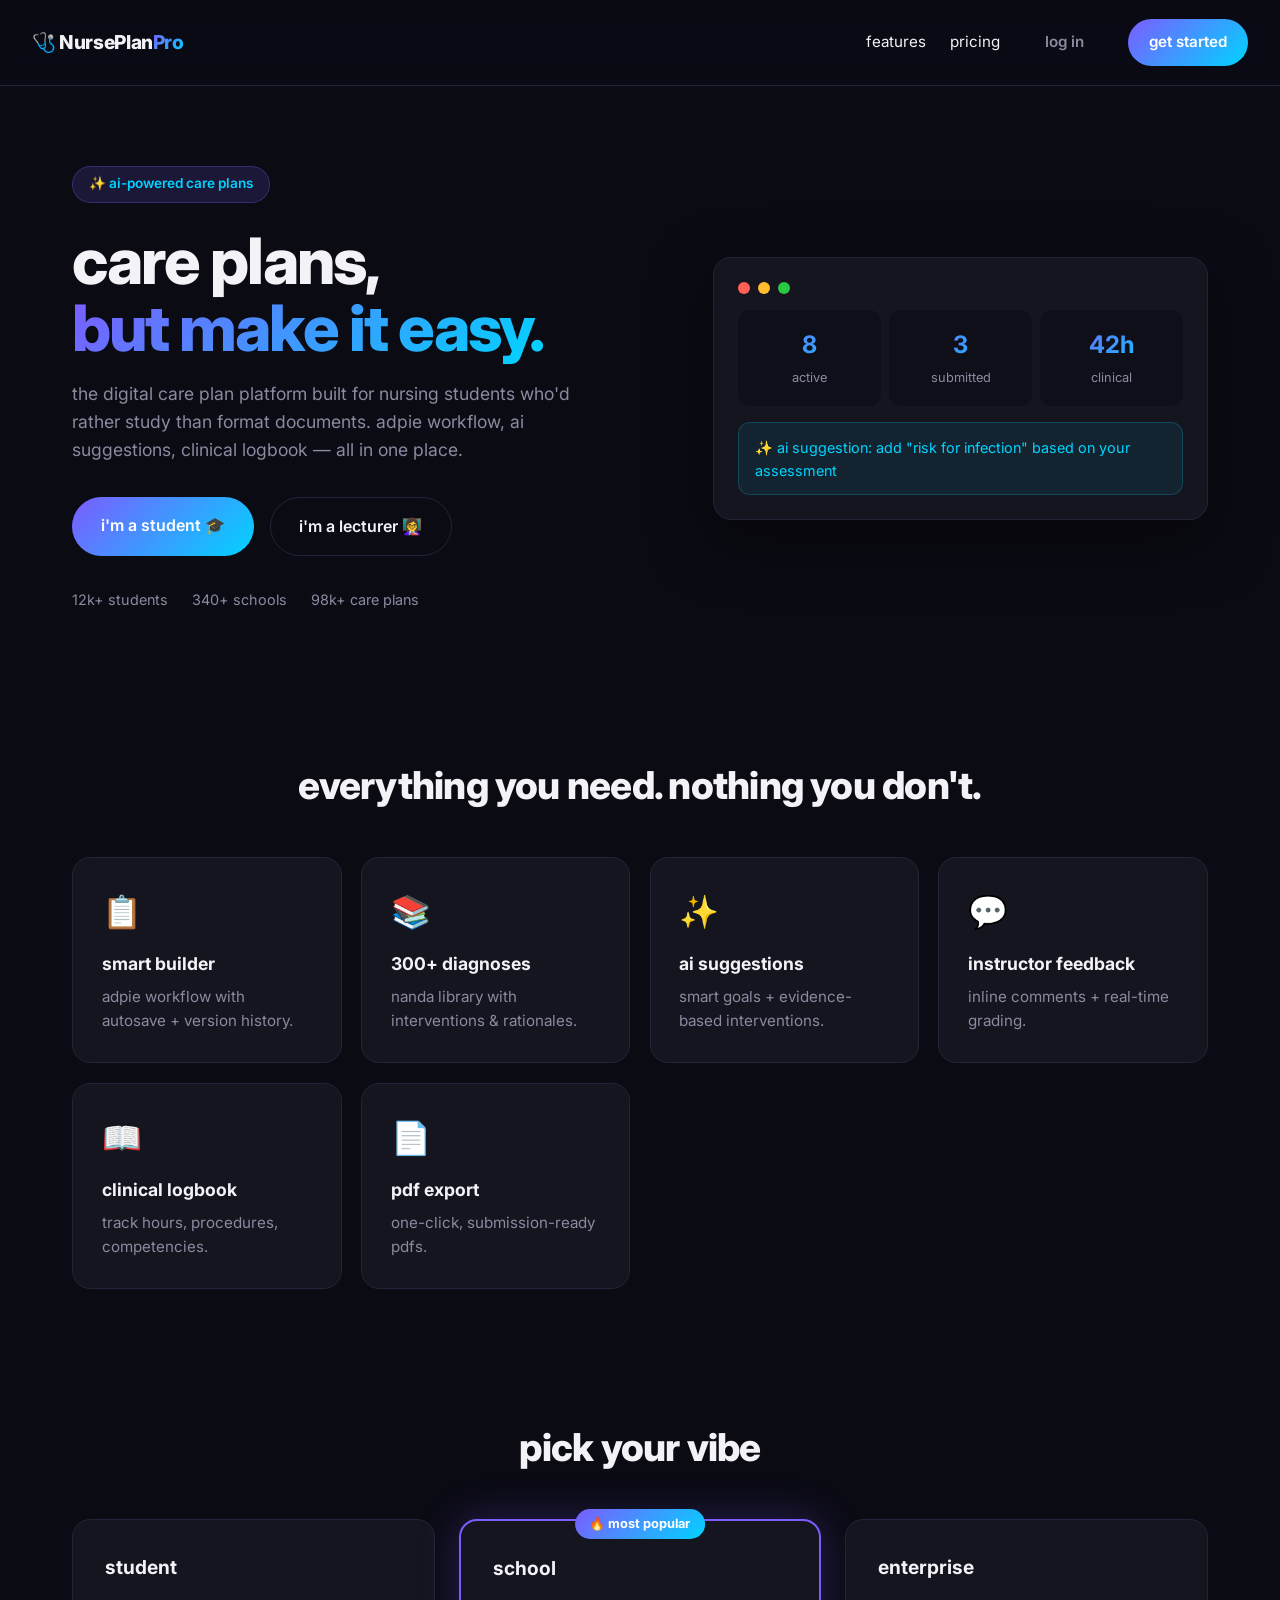
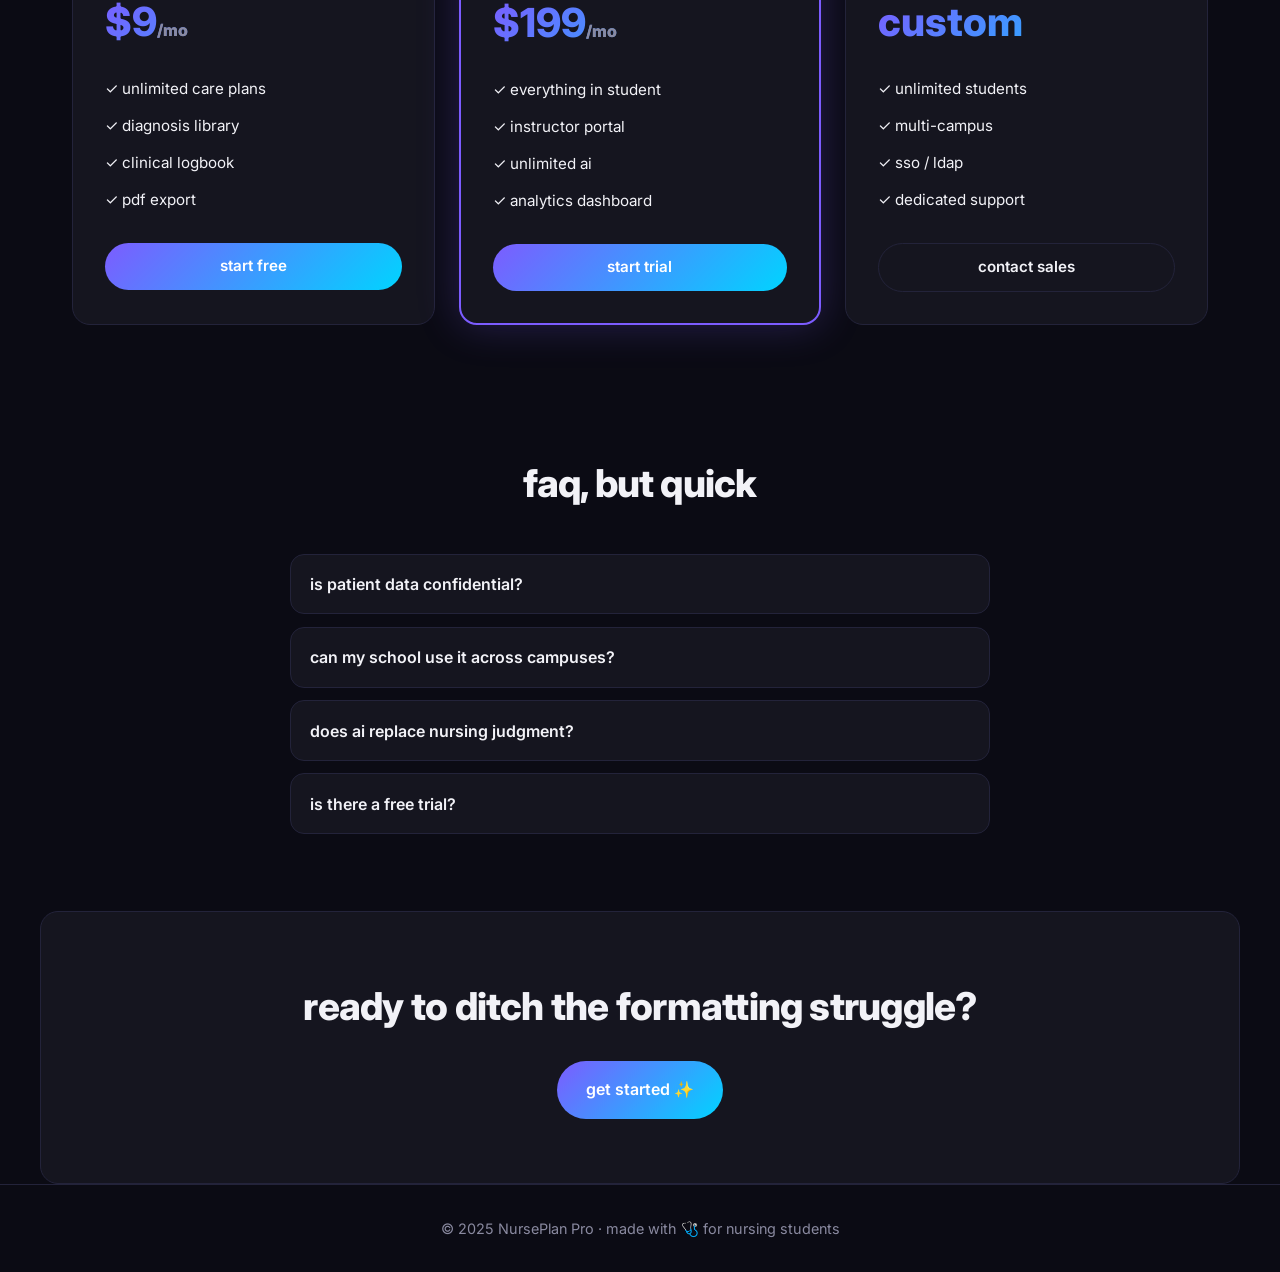
<file: index.html>
<!DOCTYPE html>
<html lang="en">
<head>
<meta charset="UTF-8">
<meta name="viewport" content="width=device-width, initial-scale=1.0">
<title>NursePlan Pro ✨ care plans, but make it easy</title>
<link rel="stylesheet" href="css/style.css">
<link href="https://fonts.googleapis.com/css2?family=Inter:wght@300;400;500;600;700;800&display=swap" rel="stylesheet">
</head>
<body>

<nav class="nav">
  <div class="logo">🩺 NursePlan<span>Pro</span></div>
  <div class="nav-links">
    <a href="#features">features</a>
    <a href="#pricing">pricing</a>
    <a href="auth.html" class="btn btn-ghost">log in</a>
    <a href="auth.html" class="btn btn-primary">get started</a>
  </div>
</nav>

<section class="hero">
  <div class="hero-text">
    <div class="pill">✨ ai-powered care plans</div>
    <h1>care plans,<br><span class="grad">but make it easy.</span></h1>
    <p>the digital care plan platform built for nursing students who'd rather study than format documents. adpie workflow, ai suggestions, clinical logbook — all in one place.</p>
    <div class="hero-btns">
      <a href="auth.html?role=student" class="btn btn-primary btn-lg">i'm a student 🎓</a>
      <a href="auth.html?role=lecturer" class="btn btn-outline btn-lg">i'm a lecturer 👩‍🏫</a>
    </div>
    <div class="trust">
      <span>12k+ students</span>
      <span>340+ schools</span>
      <span>98k+ care plans</span>
    </div>
  </div>

  <div class="hero-card">
    <div class="card-top">
      <div class="dot red"></div><div class="dot yellow"></div><div class="dot green"></div>
    </div>
    <div class="card-stats">
      <div class="stat"><b>8</b><small>active</small></div>
      <div class="stat"><b>3</b><small>submitted</small></div>
      <div class="stat"><b>42h</b><small>clinical</small></div>
    </div>
    <div class="ai-tip">✨ ai suggestion: add "risk for infection" based on your assessment</div>
  </div>
</section>

<section id="features" class="features">
  <h2>everything you need. nothing you don't.</h2>
  <div class="grid">
    <div class="f-card"><div class="emoji">📋</div><h3>smart builder</h3><p>adpie workflow with autosave + version history.</p></div>
    <div class="f-card"><div class="emoji">📚</div><h3>300+ diagnoses</h3><p>nanda library with interventions & rationales.</p></div>
    <div class="f-card"><div class="emoji">✨</div><h3>ai suggestions</h3><p>smart goals + evidence-based interventions.</p></div>
    <div class="f-card"><div class="emoji">💬</div><h3>instructor feedback</h3><p>inline comments + real-time grading.</p></div>
    <div class="f-card"><div class="emoji">📖</div><h3>clinical logbook</h3><p>track hours, procedures, competencies.</p></div>
    <div class="f-card"><div class="emoji">📄</div><h3>pdf export</h3><p>one-click, submission-ready pdfs.</p></div>
  </div>
</section>

<section id="pricing" class="pricing">
  <h2>pick your vibe</h2>
  <div class="price-grid">
    <div class="price-card">
      <h3>student</h3>
      <div class="price">$9<span>/mo</span></div>
      <ul>
        <li>✓ unlimited care plans</li>
        <li>✓ diagnosis library</li>
        <li>✓ clinical logbook</li>
        <li>✓ pdf export</li>
      </ul>
      <a href="auth.html?role=student" class="btn btn-primary btn-block">start free</a>
    </div>
    <div class="price-card featured">
      <div class="badge">🔥 most popular</div>
      <h3>school</h3>
      <div class="price">$199<span>/mo</span></div>
      <ul>
        <li>✓ everything in student</li>
        <li>✓ instructor portal</li>
        <li>✓ unlimited ai</li>
        <li>✓ analytics dashboard</li>
      </ul>
      <a href="auth.html?role=lecturer" class="btn btn-primary btn-block">start trial</a>
    </div>
    <div class="price-card">
      <h3>enterprise</h3>
      <div class="price">custom</div>
      <ul>
        <li>✓ unlimited students</li>
        <li>✓ multi-campus</li>
        <li>✓ sso / ldap</li>
        <li>✓ dedicated support</li>
      </ul>
      <a href="mailto:sales@nurseplanpro.com" class="btn btn-outline btn-block">contact sales</a>
    </div>
  </div>
</section>

<section id="faq" class="faq">
  <h2>faq, but quick</h2>
  <div class="faq-list">
    <div class="faq-item"><button class="faq-q">is patient data confidential?</button><div class="faq-a"><p>yep. initials only, encrypted, gdpr-friendly.</p></div></div>
    <div class="faq-item"><button class="faq-q">can my school use it across campuses?</button><div class="faq-a"><p>yes — enterprise plan supports multi-campus.</p></div></div>
    <div class="faq-item"><button class="faq-q">does ai replace nursing judgment?</button><div class="faq-a"><p>nope. it's suggestions only. you + your instructor decide.</p></div></div>
    <div class="faq-item"><button class="faq-q">is there a free trial?</button><div class="faq-a"><p>14 days free for students, 30-day pilot for schools.</p></div></div>
  </div>
</section>

<section class="cta">
  <h2>ready to ditch the formatting struggle?</h2>
  <a href="auth.html" class="btn btn-primary btn-lg">get started ✨</a>
</section>

<footer class="footer">
  <p>© 2025 NursePlan Pro · made with 🩺 for nursing students</p>
</footer>

<script>
// faq toggle
document.querySelectorAll('.faq-q').forEach(b => b.addEventListener('click', () => b.parentElement.classList.toggle('open')));


</script>
</body>
</html>
</file>
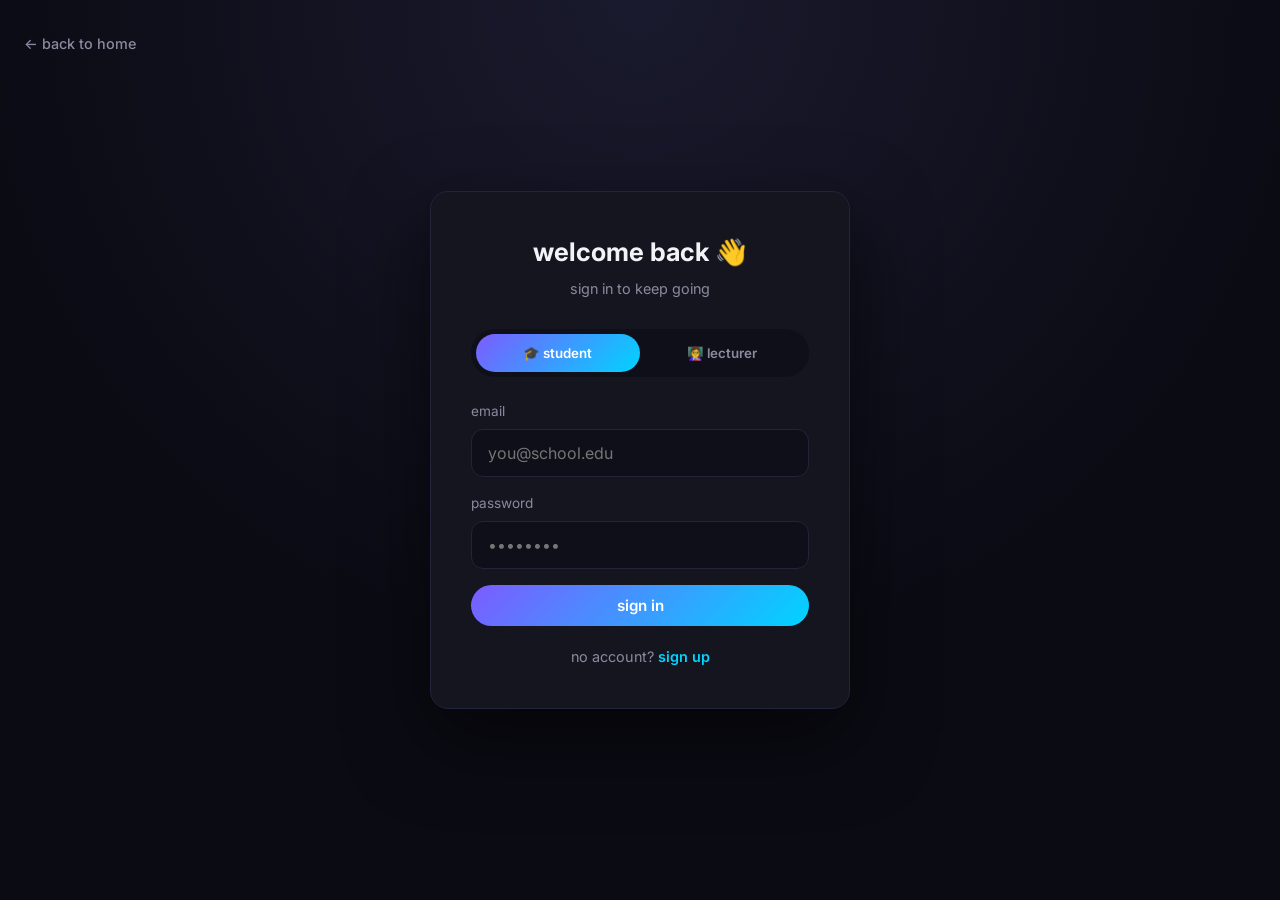
<file: auth.html>
<!DOCTYPE html>
<html lang="en">
<head>
<meta charset="UTF-8">
<meta name="viewport" content="width=device-width, initial-scale=1.0">
<title>sign in ✨ NursePlan Pro</title>
<link rel="stylesheet" href="css/style.css">
<link href="https://fonts.googleapis.com/css2?family=Inter:wght@300;400;500;600;700;800&display=swap" rel="stylesheet">
</head>
<body class="auth-body">

<a href="index.html" class="back-link">← back to home</a>

<div class="auth-card">
  <h2 id="title">welcome back 👋</h2>
  <p id="sub" class="muted">sign in to keep going</p>

  <div class="role-toggle">
    <button class="role-btn active" data-role="student">🎓 student</button>
    <button class="role-btn" data-role="lecturer">👩‍🏫 lecturer</button>
  </div>

  <form id="auth-form">
    <div class="field" id="name-field" style="display:none">
      <label>name</label>
      <input type="text" id="name" placeholder="your name">
    </div>
    <div class="field">
      <label>email</label>
      <input type="email" id="email" placeholder="you@school.edu" required>
    </div>
    <div class="field">
      <label>password</label>
      <input type="password" id="password" placeholder="••••••••" required>
    </div>
    <button type="submit" class="btn btn-primary btn-block" id="submit-btn">sign in</button>
  </form>

  <p class="switch"><span id="switch-text">no account?</span> <a href="#" id="switch-link">sign up</a></p>
</div>

<script src="js/auth.js"></script>
</body>
</html>
</file>
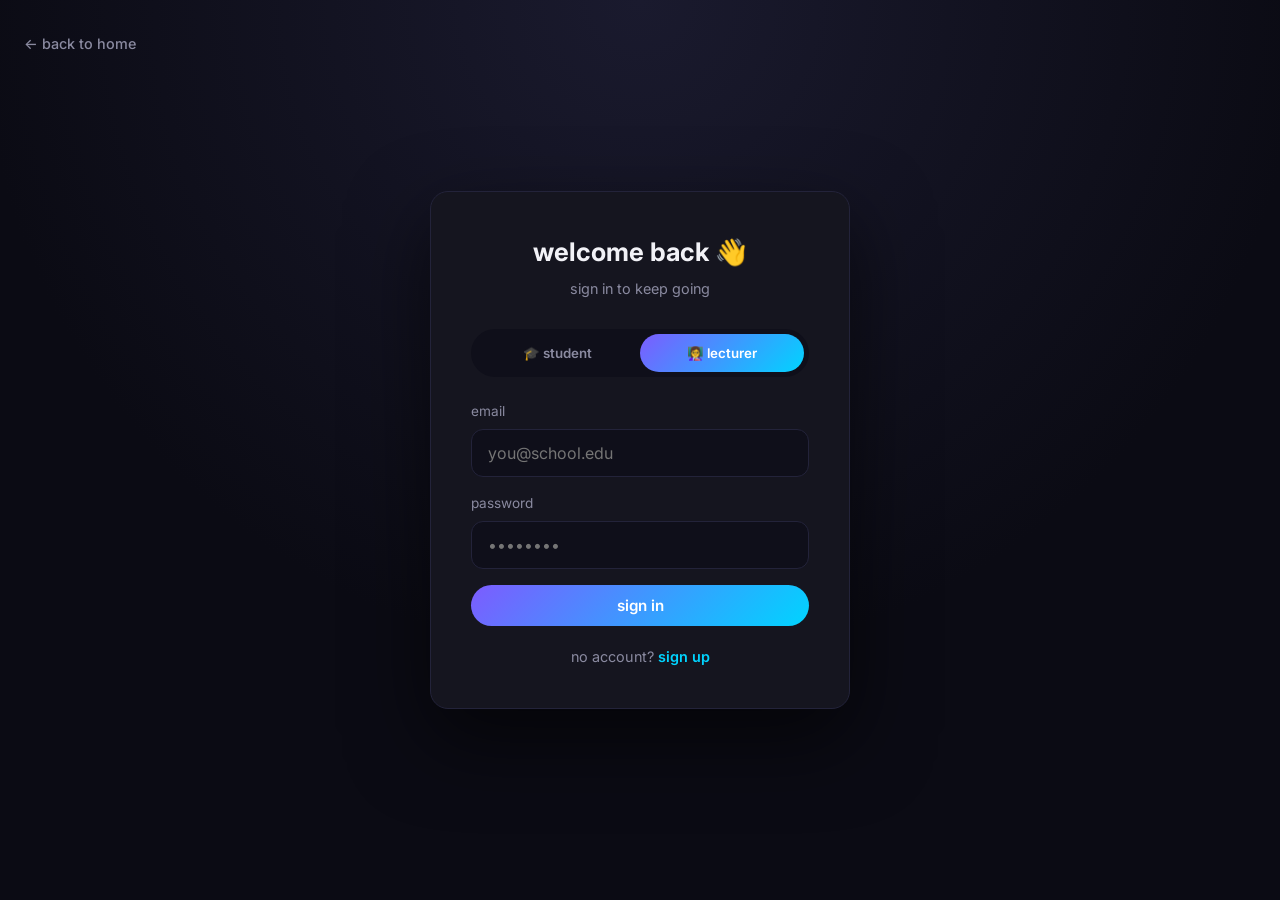
<file: lecturer.html>
<!DOCTYPE html>
<html lang="en">
<head>
<meta charset="UTF-8">
<meta name="viewport" content="width=device-width, initial-scale=1.0">
<title>lecturer dashboard ✨ NursePlan Pro</title>
<link rel="stylesheet" href="css/style.css">
<link href="https://fonts.googleapis.com/css2?family=Inter:wght@300;400;500;600;700;800&display=swap" rel="stylesheet">
</head>
<body class="dash-body">

<aside class="sidebar">
  <div class="logo">🩺 NursePlan<span>Pro</span></div>
   <a href="index.html" class="back-link">← home</a>
  <nav>
   
    <a href="index.html">📊 dashboard</a>
    <a href="#">👥 students</a>
    <a href="#">📅 classes</a>
    <a href="#">📝 gradebook</a>
  </nav>
  <button class="btn btn-ghost btn-block" id="logout">log out</button>
</aside>

<main class="dash-main">
  <header class="dash-header">
    <h1>hey, <span id="name">lecturer</span> 👋</h1>
    <p class="muted">here's your class overview</p>
  </header>

  <section class="stats">
    <div class="stat-card"><h3>classes</h3><b id="classes">3</b><small>active</small></div>
    <div class="stat-card"><h3>students</h3><b id="students">84</b><small>enrolled</small></div>
    <div class="stat-card"><h3>to grade</h3><b id="grades">7</b><small>pending</small></div>
    <div class="stat-card"><h3>today</h3><b id="today">2</b><small>classes</small></div>
  </section>

  <section class="panel">
    <h2>my classes</h2>
    <div id="class-list" class="list"></div>
  </section>

  <section class="panel">
    <h2>add a class</h2>
    <form id="add-class" class="inline-form">
      <input type="text" id="class-name" placeholder="e.g. anatomy 101" required>
      <input type="number" id="class-count" placeholder="students" min="1" required>
      <button class="btn btn-primary">add ✨</button>
    </form>
  </section>
</main>

<script src="js/lecturer.js"></script>
</body>
</html>
</file>
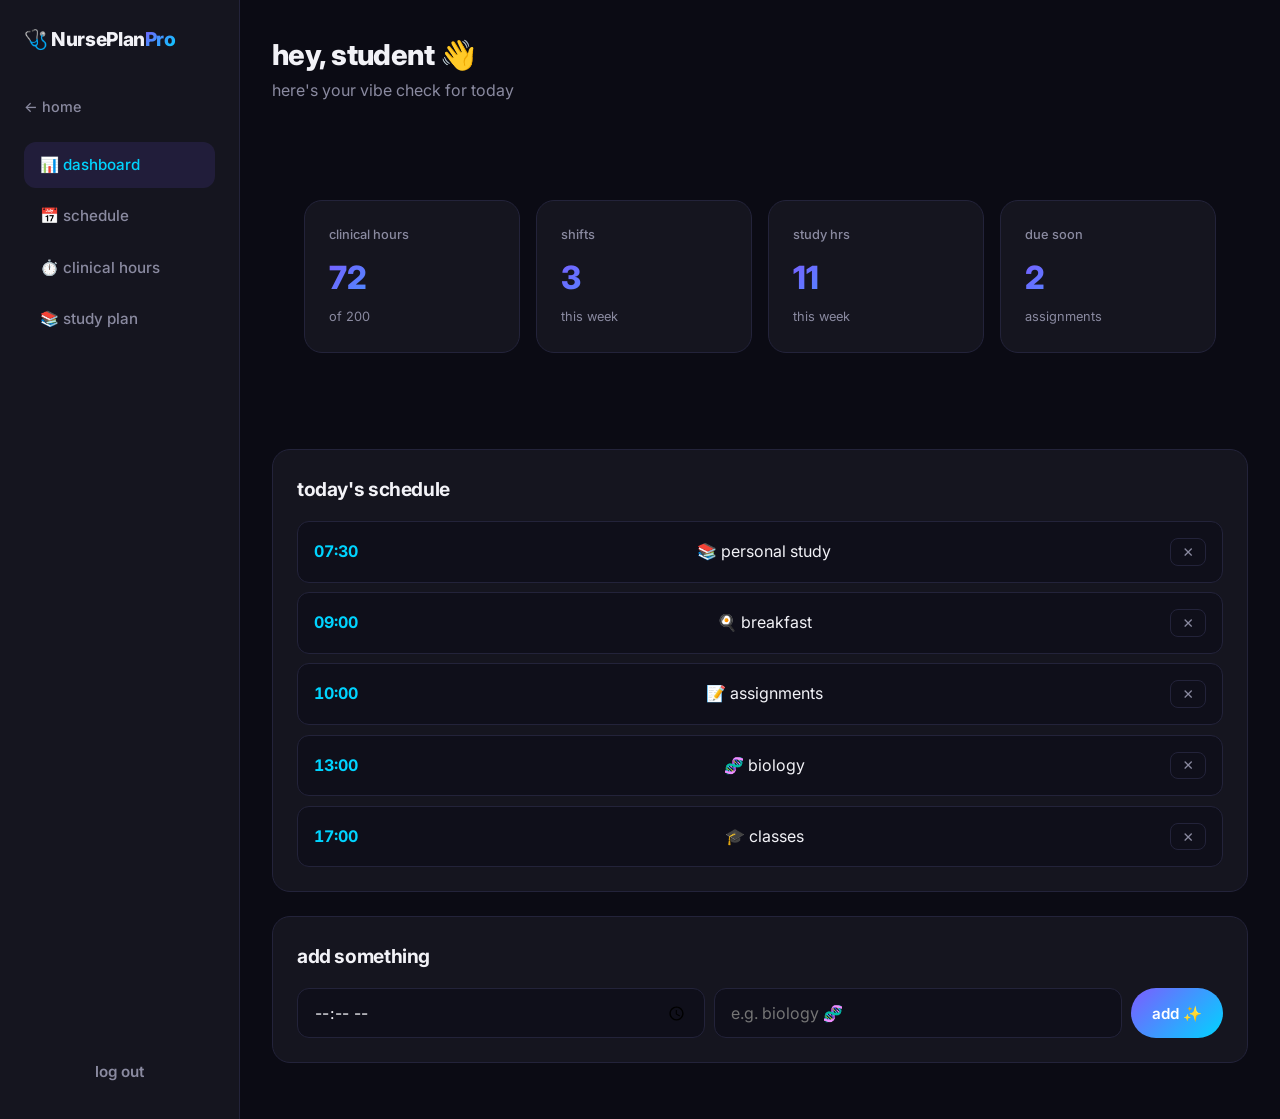
<file: student.html>
<!DOCTYPE html>
<html lang="en">
<head>
<meta charset="UTF-8">
<meta name="viewport" content="width=device-width, initial-scale=1.0">
<title>student dashboard ✨ NursePlan Pro</title>
<link rel="stylesheet" href="css/style.css">
<link href="https://fonts.googleapis.com/css2?family=Inter:wght@300;400;500;600;700;800&display=swap" rel="stylesheet">
</head>
<body class="dash-body">

<aside class="sidebar">
  <div class="logo">🩺 NursePlan<span>Pro</span></div>
  <a href="index.html" class="back-link">← home</a>
  <nav>
    <a href="#" class="active">📊 dashboard</a>
    <a href="#">📅 schedule</a>
    <a href="#">⏱️ clinical hours</a>
    <a href="#">📚 study plan</a>
  </nav>
  <a href="index.html" class="btn btn-ghost btn-block">log out</a>
</aside>

<main class="dash-main">
  <header class="dash-header">
    <h1>hey, <span id="name">student</span> 👋</h1>
    <p class="muted">here's your vibe check for today</p>
  </header>

  <section class="stats">
    <div class="stat-card"><h3>clinical hours</h3><b id="hours">72</b><small>of 200</small></div>
    <div class="stat-card"><h3>shifts</h3><b id="shifts">3</b><small>this week</small></div>
    <div class="stat-card"><h3>study hrs</h3><b id="study">11</b><small>this week</small></div>
    <div class="stat-card"><h3>due soon</h3><b id="due">2</b><small>assignments</small></div>
  </section>

  <section class="panel">
    <h2>today's schedule</h2>
    <div id="schedule" class="list"></div>
  </section>

  <section class="panel">
    <h2>add something</h2>
    <form id="add-form" class="inline-form">
      <input type="time" id="time" required>
      <input type="text" id="activity" placeholder="e.g. biology 🧬" required>
      <button class="btn btn-primary">add ✨</button>
    </form>
  </section>
</main>

<script src="js/student.js"></script>
</body>
</html>
</file>
<file: css/style.css>
:root{
  --bg:#0b0b14;
  --card:#15151f;
  --border:#23233a;
  --text:#f2f2f7;
  --muted:#8a8aa0;
  --primary:#7c5cff;
  --primary-2:#00d4ff;
  --pink:#ff5fa2;
  --grad:linear-gradient(135deg,#7c5cff 0%,#00d4ff 100%);
  --radius:18px;
}

*{margin:0;padding:0;box-sizing:border-box;font-family:'Inter',system-ui,sans-serif}

body{background:var(--bg);color:var(--text);line-height:1.6;-webkit-font-smoothing:antialiased}

a{color:inherit;text-decoration:none}
.muted{color:var(--muted)}

/* NAV */
.nav{display:flex;justify-content:space-between;align-items:center;padding:1.2rem 2rem;position:sticky;top:0;background:rgba(11,11,20,.8);backdrop-filter:blur(12px);z-index:100;border-bottom:1px solid var(--border)}
.logo{font-weight:800;font-size:1.2rem;letter-spacing:-.02em}
.logo span{background:var(--grad);-webkit-background-clip:text;background-clip:text;color:transparent}
.nav-links{display:flex;gap:1.5rem;align-items:center;font-size:.95rem}
.nav-links a:hover{color:var(--primary-2)}

/* BUTTONS */
.btn{display:inline-block;padding:.7rem 1.3rem;border-radius:999px;font-weight:600;border:none;cursor:pointer;transition:.2s;font-size:.95rem}
.btn-primary{background:var(--grad);color:#fff}
.btn-primary:hover{transform:translateY(-2px);box-shadow:0 10px 30px rgba(124,92,255,.4)}
.btn-outline{background:transparent;border:1.5px solid var(--border);color:var(--text)}
.btn-outline:hover{border-color:var(--primary);color:var(--primary-2)}
.btn-ghost{background:transparent;color:var(--muted)}
.btn-ghost:hover{color:var(--text)}
.btn-lg{padding:1rem 1.8rem;font-size:1rem}
.btn-block{width:100%;display:block;text-align:center}

/* HERO */
.hero{display:grid;grid-template-columns:1.2fr 1fr;gap:3rem;padding:5rem 2rem;max-width:1200px;margin:0 auto;align-items:center}
.pill{display:inline-block;background:rgba(124,92,255,.15);color:var(--primary-2);padding:.4rem 1rem;border-radius:999px;font-size:.85rem;font-weight:600;margin-bottom:1.5rem;border:1px solid rgba(124,92,255,.3)}
.hero h1{font-size:clamp(2.5rem,5vw,4rem);font-weight:800;letter-spacing:-.03em;line-height:1.05;margin-bottom:1.2rem}
.grad{background:var(--grad);-webkit-background-clip:text;background-clip:text;color:transparent}
.hero p{color:var(--muted);font-size:1.1rem;max-width:520px;margin-bottom:2rem}
.hero-btns{display:flex;gap:1rem;flex-wrap:wrap;margin-bottom:2rem}
.trust{display:flex;gap:1.5rem;color:var(--muted);font-size:.9rem;flex-wrap:wrap}

/* HERO CARD */
.hero-card{background:var(--card);border:1px solid var(--border);border-radius:var(--radius);padding:1.5rem;box-shadow:0 20px 60px rgba(0,0,0,.5)}
.card-top{display:flex;gap:.5rem;margin-bottom:1rem}
.dot{width:12px;height:12px;border-radius:50%}
.dot.red{background:#ff5f57}.dot.yellow{background:#febc2e}.dot.green{background:#28c840}
.card-stats{display:grid;grid-template-columns:repeat(3,1fr);gap:.5rem;margin-bottom:1rem}
.stat{background:#0f0f1a;border-radius:12px;padding:1rem;text-align:center}
.stat b{display:block;font-size:1.5rem;background:var(--grad);-webkit-background-clip:text;background-clip:text;color:transparent}
.stat small{color:var(--muted);font-size:.8rem}
.ai-tip{background:rgba(0,212,255,.08);border:1px solid rgba(0,212,255,.2);border-radius:12px;padding:.8rem 1rem;font-size:.9rem;color:var(--primary-2)}

/* SECTIONS */
section{padding:4rem 2rem;max-width:1200px;margin:0 auto}
section h2{font-size:clamp(1.8rem,3vw,2.5rem);font-weight:800;letter-spacing:-.02em;margin-bottom:2.5rem;text-align:center}

/* FEATURES */
.grid{display:grid;grid-template-columns:repeat(auto-fit,minmax(240px,1fr));gap:1.2rem}
.f-card{background:var(--card);border:1px solid var(--border);border-radius:var(--radius);padding:1.8rem;transition:.3s}
.f-card:hover{transform:translateY(-4px);border-color:var(--primary);box-shadow:0 20px 40px rgba(124,92,255,.15)}
.emoji{font-size:2rem;margin-bottom:.8rem}
.f-card h3{font-size:1.1rem;margin-bottom:.4rem;font-weight:700}
.f-card p{color:var(--muted);font-size:.95rem}

/* PRICING */
.price-grid{display:grid;grid-template-columns:repeat(auto-fit,minmax(260px,1fr));gap:1.5rem}
.price-card{background:var(--card);border:1px solid var(--border);border-radius:var(--radius);padding:2rem;position:relative;transition:.3s}
.price-card:hover{transform:translateY(-4px)}
.price-card.featured{border:2px solid var(--primary);box-shadow:0 0 40px rgba(124,92,255,.25)}
.badge{position:absolute;top:-12px;left:50%;transform:translateX(-50%);background:var(--grad);color:#fff;padding:.3rem .9rem;border-radius:999px;font-size:.8rem;font-weight:700}
.price-card h3{text-transform:lowercase;font-size:1.2rem;margin-bottom:.5rem}
.price{font-size:2.5rem;font-weight:800;margin-bottom:1rem;background:var(--grad);-webkit-background-clip:text;background-clip:text;color:transparent}
.price span{font-size:1rem;color:var(--muted);-webkit-text-fill-color:var(--muted)}
.price-card ul{list-style:none;margin-bottom:1.5rem}
.price-card li{padding:.4rem 0;color:var(--muted);font-size:.95rem}
.price-card li{color:var(--text)}

/* FAQ */
.faq-list{max-width:700px;margin:0 auto}
.faq-item{margin-bottom:.8rem;background:var(--card);border:1px solid var(--border);border-radius:14px;overflow:hidden}
.faq-q{width:100%;text-align:left;padding:1.2rem;background:transparent;border:none;color:var(--text);font-size:1rem;font-weight:600;cursor:pointer;font-family:inherit}
.faq-q:hover{color:var(--primary-2)}
.faq-a{display:none;padding:0 1.2rem 1.2rem;color:var(--muted)}
.faq-item.open .faq-a{display:block}

/* CTA */
.cta{text-align:center;background:var(--card);border:1px solid var(--border);border-radius:var(--radius);padding:4rem 2rem}
.cta h2{margin-bottom:1.5rem}

/* FOOTER */
.footer{text-align:center;padding:2rem;color:var(--muted);border-top:1px solid var(--border);font-size:.9rem}

/* AUTH */
.auth-body{display:flex;align-items:center;justify-content:center;min-height:100vh;padding:1rem;background:radial-gradient(circle at top,#1a1a2e 0%,#0b0b14 60%)}
.auth-card{background:var(--card);border:1px solid var(--border);border-radius:var(--radius);padding:2.5rem;width:100%;max-width:420px;box-shadow:0 30px 80px rgba(0,0,0,.6)}
.auth-card h2{text-align:center;font-size:1.6rem;margin-bottom:.3rem}
.auth-card .muted{text-align:center;margin-bottom:1.8rem;font-size:.9rem}
.role-toggle{display:flex;background:#0f0f1a;border-radius:999px;padding:.3rem;margin-bottom:1.5rem}
.role-btn{flex:1;padding:.7rem;border:none;background:transparent;color:var(--muted);border-radius:999px;cursor:pointer;font-weight:600;font-family:inherit;transition:.2s}
.role-btn.active{background:var(--grad);color:#fff}
.field{margin-bottom:1rem}
.field label{display:block;font-size:.85rem;color:var(--muted);margin-bottom:.4rem;text-transform:lowercase}
.field input{width:100%;padding:.8rem 1rem;background:#0f0f1a;border:1px solid var(--border);border-radius:12px;color:var(--text);font-size:1rem;font-family:inherit}
.field input:focus{outline:none;border-color:var(--primary);box-shadow:0 0 0 3px rgba(124,92,255,.15)}
.switch{text-align:center;margin-top:1.2rem;color:var(--muted);font-size:.9rem}
.switch a{color:var(--primary-2);font-weight:600}

/* DASHBOARD */
.dash-body{display:flex;min-height:100vh}
.sidebar{width:240px;background:var(--card);border-right:1px solid var(--border);padding:1.5rem;display:flex;flex-direction:column}
.sidebar .logo{margin-bottom:2rem}
.sidebar nav{display:flex;flex-direction:column;gap:.3rem;flex:1}
.sidebar nav a{padding:.7rem 1rem;border-radius:12px;color:var(--muted);font-weight:500;font-size:.95rem;transition:.2s}
.sidebar nav a:hover,.sidebar nav a.active{background:rgba(124,92,255,.12);color:var(--primary-2)}
.dash-main{flex:1;padding:2rem;overflow-y:auto}
.dash-header{margin-bottom:2rem}
.dash-header h1{font-size:1.8rem;font-weight:800;letter-spacing:-.02em}
.stats{display:grid;grid-template-columns:repeat(auto-fit,minmax(160px,1fr));gap:1rem;margin-bottom:2rem}
.stat-card{background:var(--card);border:1px solid var(--border);border-radius:var(--radius);padding:1.5rem;transition:.3s}
.stat-card:hover{transform:translateY(-3px);border-color:var(--primary)}
.stat-card h3{font-size:.8rem;color:var(--muted);text-transform:lowercase;font-weight:500;margin-bottom:.4rem}
.stat-card b{display:block;font-size:2rem;font-weight:800;background:var(--grad);-webkit-background-clip:text;background-clip:text;color:transparent}
.stat-card small{color:var(--muted);font-size:.8rem}
.panel{background:var(--card);border:1px solid var(--border);border-radius:var(--radius);padding:1.5rem;margin-bottom:1.5rem}
.panel h2{font-size:1.2rem;margin-bottom:1rem;font-weight:700;text-align:left}
.list{display:flex;flex-direction:column;gap:.6rem}
.item{background:#0f0f1a;border:1px solid var(--border);border-radius:12px;padding:1rem;display:flex;justify-content:space-between;align-items:center;gap:1rem;transition:.2s}
.item:hover{border-color:var(--primary)}
.item .time{font-weight:700;color:var(--primary-2);font-variant-numeric:tabular-nums}
.item .del{background:transparent;border:1px solid var(--border);color:var(--muted);border-radius:8px;padding:.3rem .7rem;cursor:pointer;font-size:.85rem}
.item .del:hover{border-color:var(--pink);color:var(--pink)}
.inline-form{display:flex;gap:.6rem;flex-wrap:wrap}
.inline-form input{flex:1;min-width:140px;padding:.8rem 1rem;background:#0f0f1a;border:1px solid var(--border);border-radius:12px;color:var(--text);font-size:1rem;font-family:inherit}
.inline-form input:focus{outline:none;border-color:var(--primary);box-shadow:0 0 0 3px rgba(124,92,255,.15)}

/* RESPONSIVE */
@media(max-width:820px){
  .hero{grid-template-columns:1fr;padding:3rem 1.5rem}
  .nav{padding:1rem 1.2rem}
  .nav-links a:not(.btn){display:none}
  .dash-body{flex-direction:column}
  .sidebar{width:100%;flex-direction:row;flex-wrap:wrap;border-right:none;border-bottom:1px solid var(--border)}
  .sidebar .logo{width:100%;margin-bottom:1rem}
  .sidebar nav{flex-direction:row;flex-wrap:wrap;gap:.3rem}
  section{padding:3rem 1.5rem}
}

.back-link{
  display:inline-block;
  color:var(--muted);
  font-size:.9rem;
  font-weight:500;
  padding:.5rem 0;
  transition:.2s;
  margin-bottom:1rem;
}
.back-link:hover{color:var(--primary-2)}
.auth-body .back-link{
  position:fixed;
  top:1.5rem;
  left:1.5rem;
  z-index:10;
}
</file>
